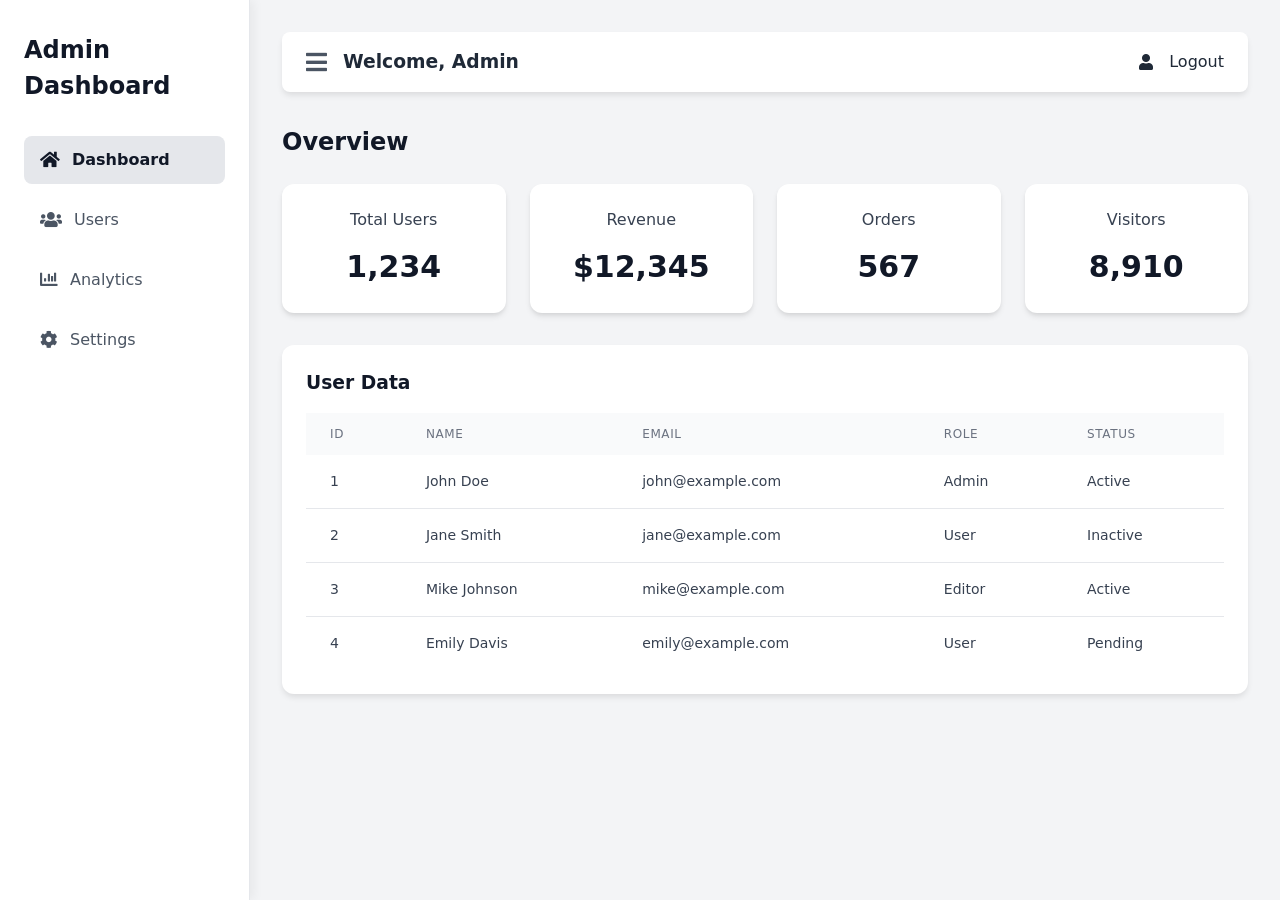
<file: admin_dashboard.html>
<!DOCTYPE html>
<html lang="en">
<head>
    <meta charset="UTF-8">
    <meta name="viewport" content="width=device-width, initial-scale=1.0">
    <title>Responsive Admin Dashboard</title>
    <link rel="stylesheet" href="styles.css">
    <link rel="stylesheet" href="https://cdnjs.cloudflare.com/ajax/libs/font-awesome/5.15.4/css/all.min.css">
</head>
<body>
    <div class="container">
        <!-- Sidebar -->
        <aside class="sidebar">
            <div class="logo">
                <h2>Admin Dashboard</h2>
            </div>
            <nav>
                <ul>
                    <li><a href="#" class="active"><i class="fas fa-home"></i> Dashboard</a></li>
                    <li><a href="#"><i class="fas fa-users"></i> Users</a></li>
                    <li><a href="#"><i class="fas fa-chart-bar"></i> Analytics</a></li>
                    <li><a href="#"><i class="fas fa-cog"></i> Settings</a></li>
                </ul>
            </nav>
        </aside>

        <!-- Main Content -->
        <main class="main-content">
            <!-- Header -->
            <header>
                <div class="header-left">
                    <i class="fas fa-bars toggle-btn"></i>
                    <h3>Welcome, Admin</h3>
                </div>
                <div class="header-right">
                    <i class="fas fa-user"></i>
                    <span>Logout</span>
                </div>
            </header>

            <!-- Dashboard Content -->
            <section class="dashboard">
                <h2>Overview</h2>
                <div class="card-container">
                    <div class="card">
                        <h3>Total Users</h3>
                        <p>1,234</p>
                    </div>
                    <div class="card">
                        <h3>Revenue</h3>
                        <p>$12,345</p>
                    </div>
                    <div class="card">
                        <h3>Orders</h3>
                        <p>567</p>
                    </div>
                    <div class="card">
                        <h3>Visitors</h3>
                        <p>8,910</p>
                    </div>
                </div>

                <!-- Table -->
                <div class="table-container">
                    <h3>User Data</h3>
                    <table>
                        <thead>
                            <tr>
                                <th>ID</th>
                                <th>Name</th>
                                <th>Email</th>
                                <th>Role</th>
                                <th>Status</th>
                            </tr>
                        </thead>
                        <tbody>
                            <tr>
                                <td>1</td>
                                <td>John Doe</td>
                                <td>john@example.com</td>
                                <td>Admin</td>
                                <td>Active</td>
                            </tr>
                            <tr>
                                <td>2</td>
                                <td>Jane Smith</td>
                                <td>jane@example.com</td>
                                <td>User</td>
                                <td>Inactive</td>
                            </tr>
                            <tr>
                                <td>3</td>
                                <td>Mike Johnson</td>
                                <td>mike@example.com</td>
                                <td>Editor</td>
                                <td>Active</td>
                            </tr>
                            <tr>
                                <td>4</td>
                                <td>Emily Davis</td>
                                <td>emily@example.com</td>
                                <td>User</td>
                                <td>Pending</td>
                            </tr>
                        </tbody>
                    </table>
                </div>
            </section>
        </main>
    </div>
    <script src="script.js"></script>
</body>
</html>
</html>
</file>
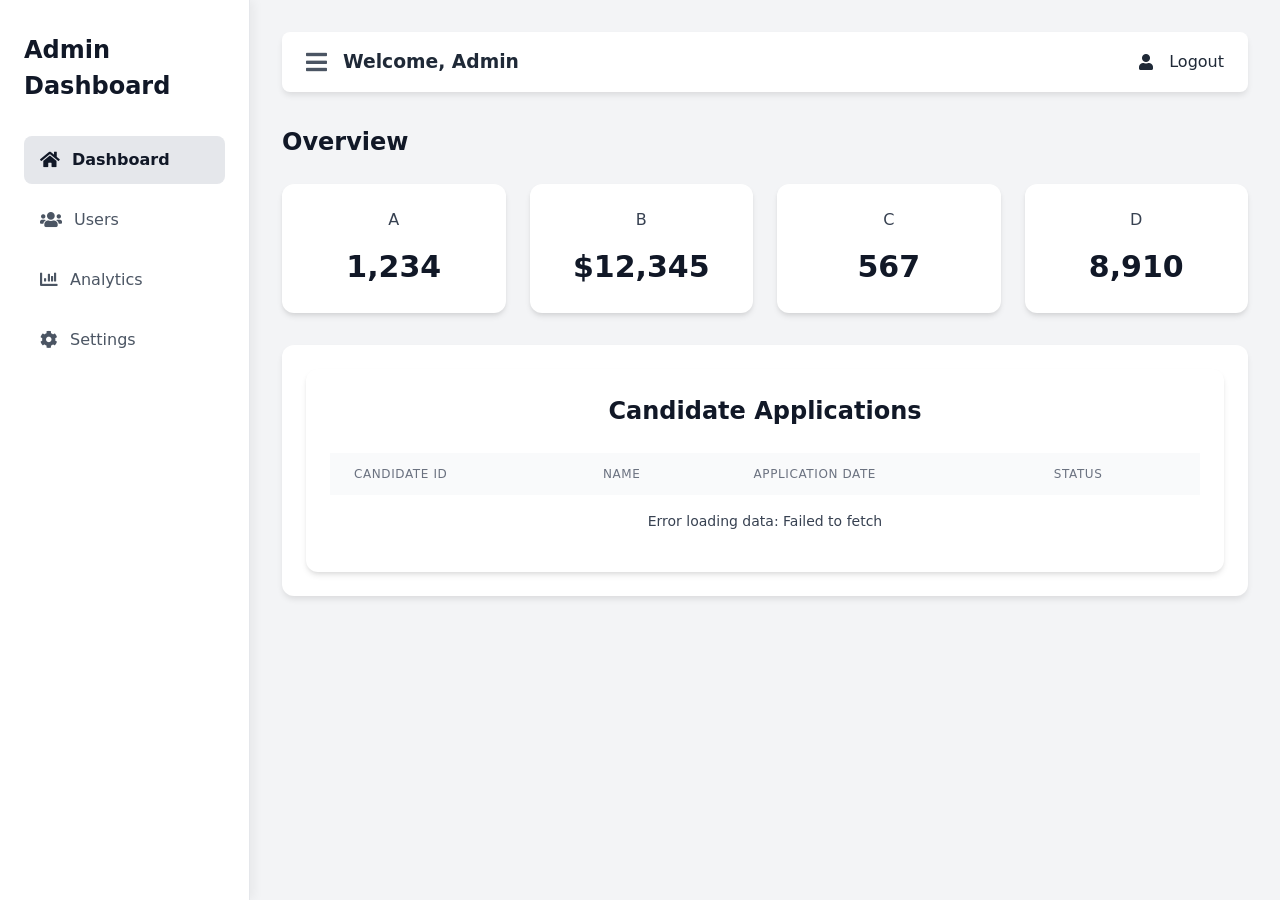
<file: admin_dashboard_simple.html>
<!DOCTYPE html>
<html lang="en">
<head>
    <meta charset="UTF-8">
    <meta name="viewport" content="width=device-width, initial-scale=1.0">
    <title>Responsive Admin Dashboard</title>
    <link rel="stylesheet" href="styles.css">
    <link rel="stylesheet" href="https://cdnjs.cloudflare.com/ajax/libs/font-awesome/5.15.4/css/all.min.css">
</head>
<body>
    <div class="container">
        <!-- Sidebar -->
        <aside class="sidebar">
            <div class="logo">
                <h2>Admin Dashboard</h2>
            </div>
            <nav>
                <ul>
                    <li><a href="#" class="active"><i class="fas fa-home"></i> Dashboard</a></li>
                    <li><a href="#"><i class="fas fa-users"></i> Users</a></li>
                    <li><a href="#"><i class="fas fa-chart-bar"></i> Analytics</a></li>
                    <li><a href="#"><i class="fas fa-cog"></i> Settings</a></li>
                </ul>
            </nav>
        </aside>

        <!-- Main Content -->
        <main class="main-content">
            <!-- Header -->
            <header>
                <div class="header-left">
                    <i class="fas fa-bars toggle-btn"></i>
                    <h3>Welcome, Admin</h3>
                </div>
                <div class="header-right">
                    <i class="fas fa-user"></i>
                    <span>Logout</span>
                </div>
            </header>

            <!-- Dashboard Content -->
            <section class="dashboard">
                <h2>Overview</h2>
                <div class="card-container">
                    <div class="card">
                        <h3>A</h3>
                        <p>1,234</p>
                    </div>
                    <div class="card">
                        <h3>B</h3>
                        <p>$12,345</p>
                    </div>
                    <div class="card">
                        <h3>C</h3>
                        <p>567</p>
                    </div>
                    <div class="card">
                        <h3>D</h3>
                        <p>8,910</p>
                    </div>
                </div>

                <!-- Table -->
                <div class="table-container">
                    <script src="script.js"></script>
                    <div class="card">
                        <h2>Candidate Applications</h2>
                        <table>
                            <thead>
                                <tr>
                                    <th>Candidate ID</th>
                                    <th>Name</th>
                                    <th>Application Date</th>
                                    <th>Status</th>
                                </tr>
                            </thead>
                            <tbody id="candidateTable">
                                <tr><td colspan="4" class="text-center">Loading data...</td></tr>
                            </tbody>
                        </table>
                    </div>
                </div>
            </section>
        </main>
    </div>
    <script src="script.js"></script>
    <script src="script1.js"></script>
</body>
</html>
</html>
</file>
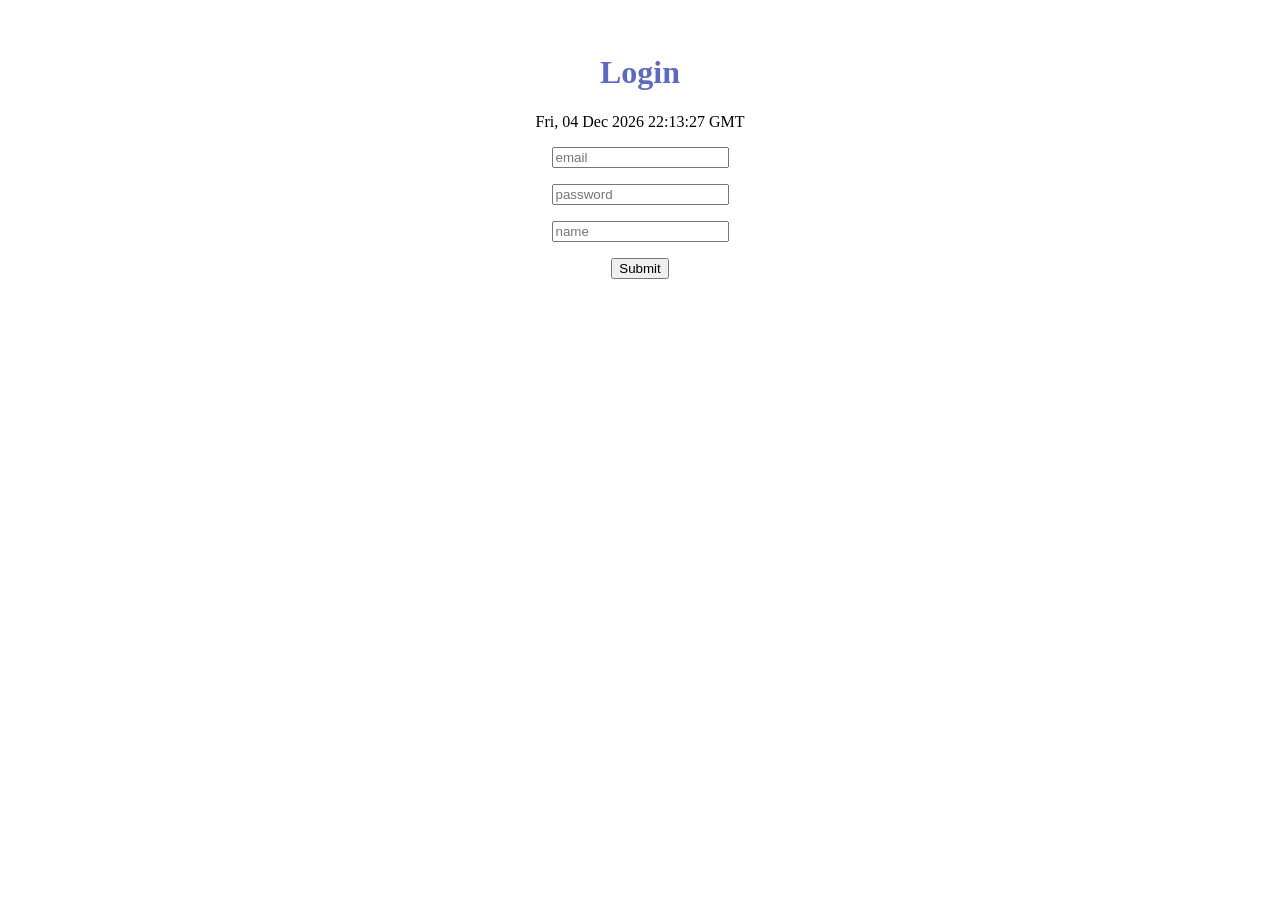
<file: interview_login.html>
<!DOCTYPE html>
<html lang="en">
  <head>
    <title>Interview Login hahahah</title>
    <link rel="stylesheet" href="interview_login_styles.css" />
  </head>
  <body>
      <h1 class="title">Login</h1>
      <p id="currentTime"></p>
      <script src="interview_login_script.js"></script>
      
      <form action="https://freecatphotoapp.com/submit-cat-photo">
      <p><input type="text" name="email" placeholder="email" required></p>
      <p><input type="text" name="password" placeholder="password" required></p>
      <p><input type="text" name="name" placeholder="name" required></p>
      <p><button type="submit">Submit</button></p>
      </form>
  </body>
</html>
</file>
<file: styles.css>
/* Reset and base styles */
* {
  margin: 0;
  padding: 0;
  box-sizing: border-box;
  font-family: system-ui, -apple-system, BlinkMacSystemFont, 'Segoe UI', Roboto, sans-serif;
}

body {
  background-color: #f3f4f6; /* bg-gray-100 */
  color: #1f2937; /* text-gray-800 */
  line-height: 1.5;
}

.container {
  display: flex;
  min-height: 100vh;
}

/* Sidebar - Light modern style */
.sidebar {
  width: 250px;
  background-color: #ffffff;
  border-right: 1px solid #e5e7eb; /* border-gray-200 */
  padding: 2rem 1.5rem;
  transition: width 0.3s ease;
  box-shadow: 4px 0 10px rgba(0, 0, 0, 0.05);
}

.logo h2 {
  font-size: 1.5rem;
  font-weight: 700;
  margin-bottom: 2rem;
  color: #111827; /* text-gray-900 */
}

nav ul {
  list-style: none;
}

nav ul li {
  margin: 0.75rem 0;
}

nav ul li a {
  color: #4b5563; /* text-gray-600 */
  text-decoration: none;
  display: flex;
  align-items: center;
  padding: 0.75rem 1rem;
  border-radius: 0.5rem;
  transition: background-color 0.2s;
}

nav ul li a i {
  margin-right: 0.75rem;
  font-size: 1.1rem;
}

nav ul li a:hover {
  background-color: #f3f4f6; /* hover bg-gray-100 */
  color: #111827;
}

nav ul li a.active {
  background-color: #e5e7eb; /* bg-gray-200 */
  color: #111827;
  font-weight: 600;
}

/* Main Content */
.main-content {
  flex: 1;
  padding: 2rem;
}

header {
  display: flex;
  justify-content: space-between;
  align-items: center;
  background-color: white;
  padding: 1rem 1.5rem;
  border-radius: 0.5rem;
  box-shadow: 0 4px 6px -1px rgba(0, 0, 0, 0.1);
  margin-bottom: 2rem;
}

.header-left {
  display: flex;
  align-items: center;
}

.toggle-btn {
  font-size: 1.5rem;
  cursor: pointer;
  margin-right: 1rem;
  color: #4b5563;
}

.header-right {
  display: flex;
  align-items: center;
  gap: 1rem;
}

/* Dashboard Cards */
.dashboard h2 {
  font-size: 1.5rem;
  font-weight: 600;
  margin-bottom: 1.5rem;
  color: #111827;
}

.card-container {
  display: grid;
  grid-template-columns: repeat(auto-fit, minmax(220px, 1fr));
  gap: 1.5rem;
  margin-bottom: 2rem;
}

.card {
  background-color: white;
  padding: 1.5rem;
  border-radius: 0.75rem;
  box-shadow: 0 4px 6px -1px rgba(0, 0, 0, 0.1), 0 2px 4px -1px rgba(0, 0, 0, 0.06);
  text-align: center;
}

.card h3 {
  margin-bottom: 0.75rem;
  color: #374151; /* text-gray-700 */
  font-size: 1rem;
  font-weight: 500;
}

.card p {
  font-size: 1.875rem;
  font-weight: 700;
  color: #111827; /* Strong black for numbers */
}

/* Table */
.table-container {
  background-color: white;
  padding: 1.5rem;
  border-radius: 0.75rem;
  box-shadow: 0 4px 6px -1px rgba(0, 0, 0, 0.1);
  overflow-x: auto;
}

.table-container h3 {
  margin-bottom: 1rem;
  color: #111827;
  font-weight: 600;
}

table {
  width: 100%;
  border-collapse: collapse;
  min-width: 600px;
}

thead {
  background-color: #f9fafb; /* bg-gray-50 */
}

th {
  padding: 0.75rem 1.5rem;
  text-align: left;
  font-size: 0.75rem;
  font-weight: 500;
  text-transform: uppercase;
  letter-spacing: 0.05em;
  color: #6b7280; /* text-gray-500 */
}

td {
  padding: 1rem 1.5rem;
  font-size: 0.875rem;
  color: #374151;
}

tbody tr {
  border-bottom: 1px solid #e5e7eb;
}

tbody tr:hover {
  background-color: #f9fafb;
}

tbody tr:last-child {
  border-bottom: none;
}

/* Responsive adjustments */
@media (max-width: 768px) {
  .container {
    flex-direction: column;
  }

  .sidebar {
    width: 100%;
    height: auto;
    box-shadow: none;
    border-right: none;
    border-bottom: 1px solid #e5e7eb;
    padding: 1rem;
  }

  .main-content {
    padding: 1rem;
  }

  header {
    margin-bottom: 1rem;
  }
}

@media (max-width: 640px) {
  .card-container {
    grid-template-columns: 1fr;
  }

  th, td {
    padding: 0.75rem 1rem;
  }
}
</file>
<file: interview_login_styles.css>
body{
  padding: 25px;
  text-align: center;
}
.title {
	color: #5C6AC4;
	text-align: center;
}
</file>
